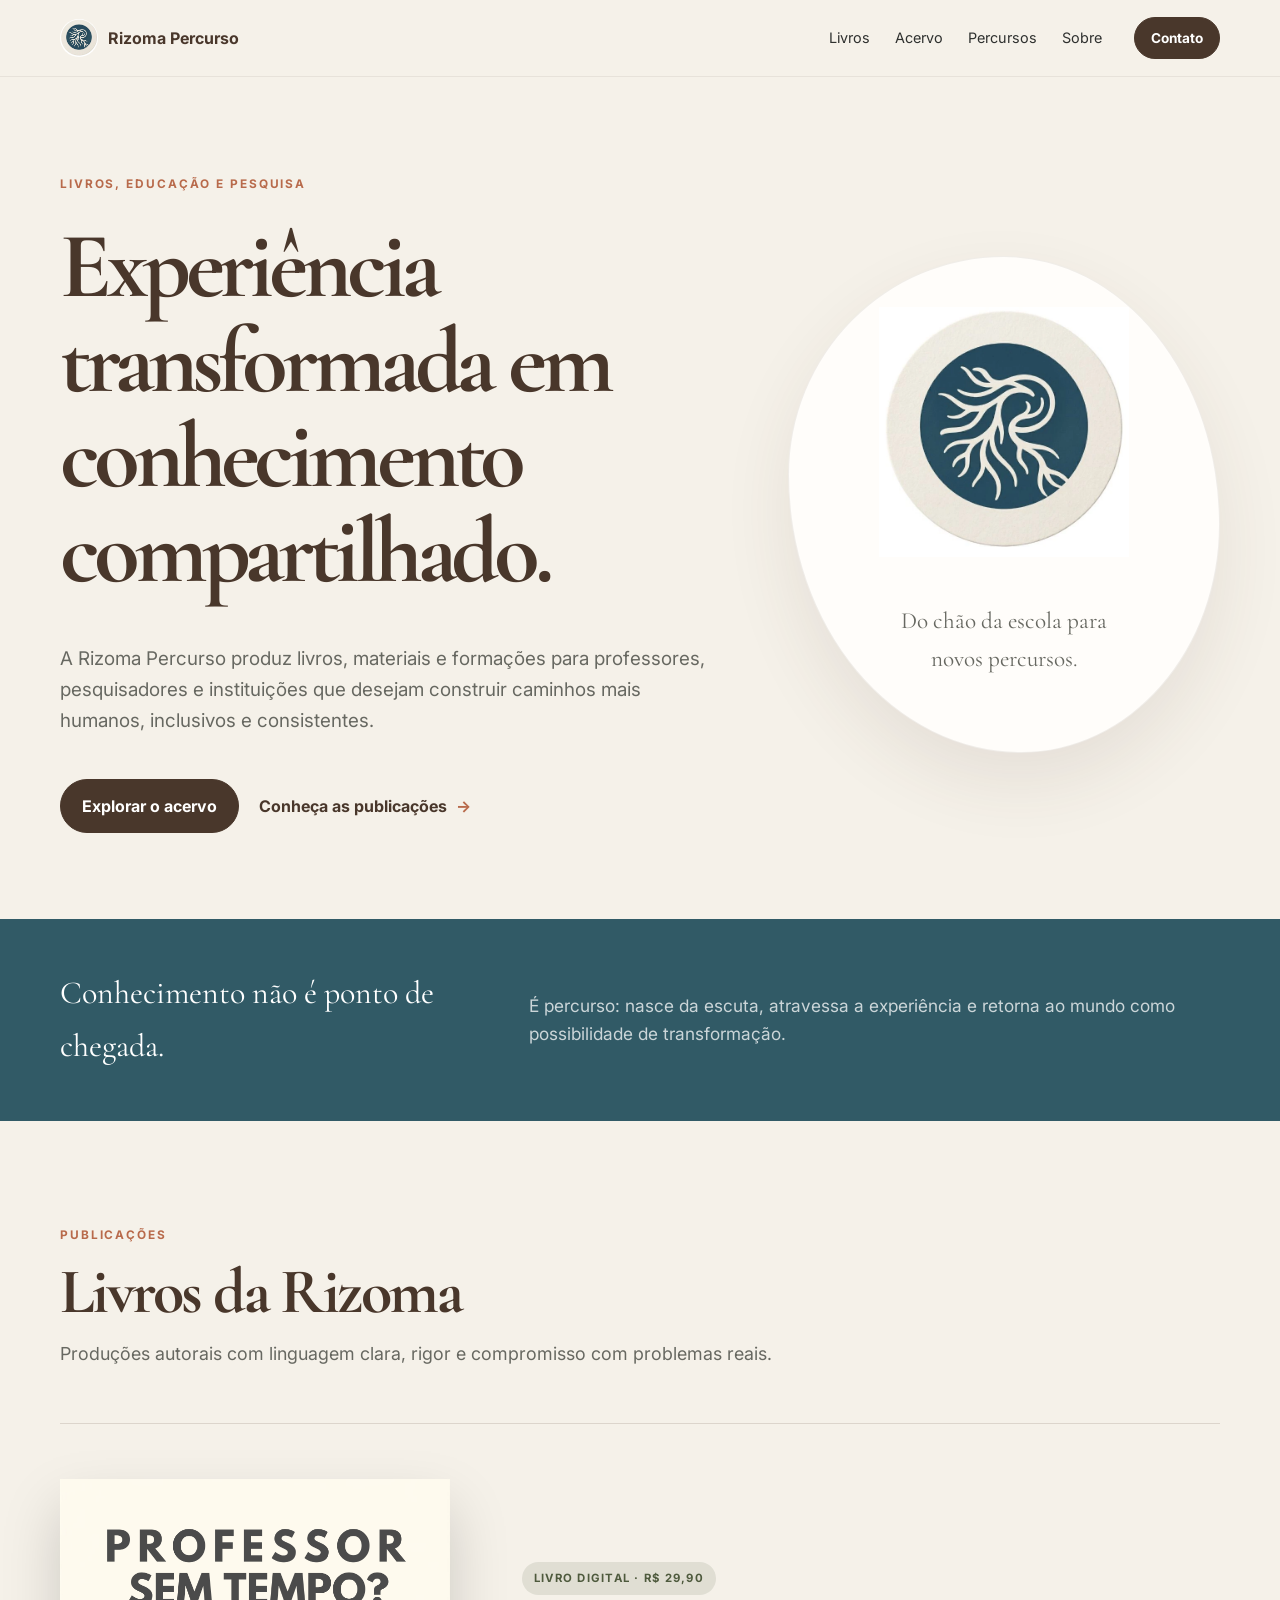
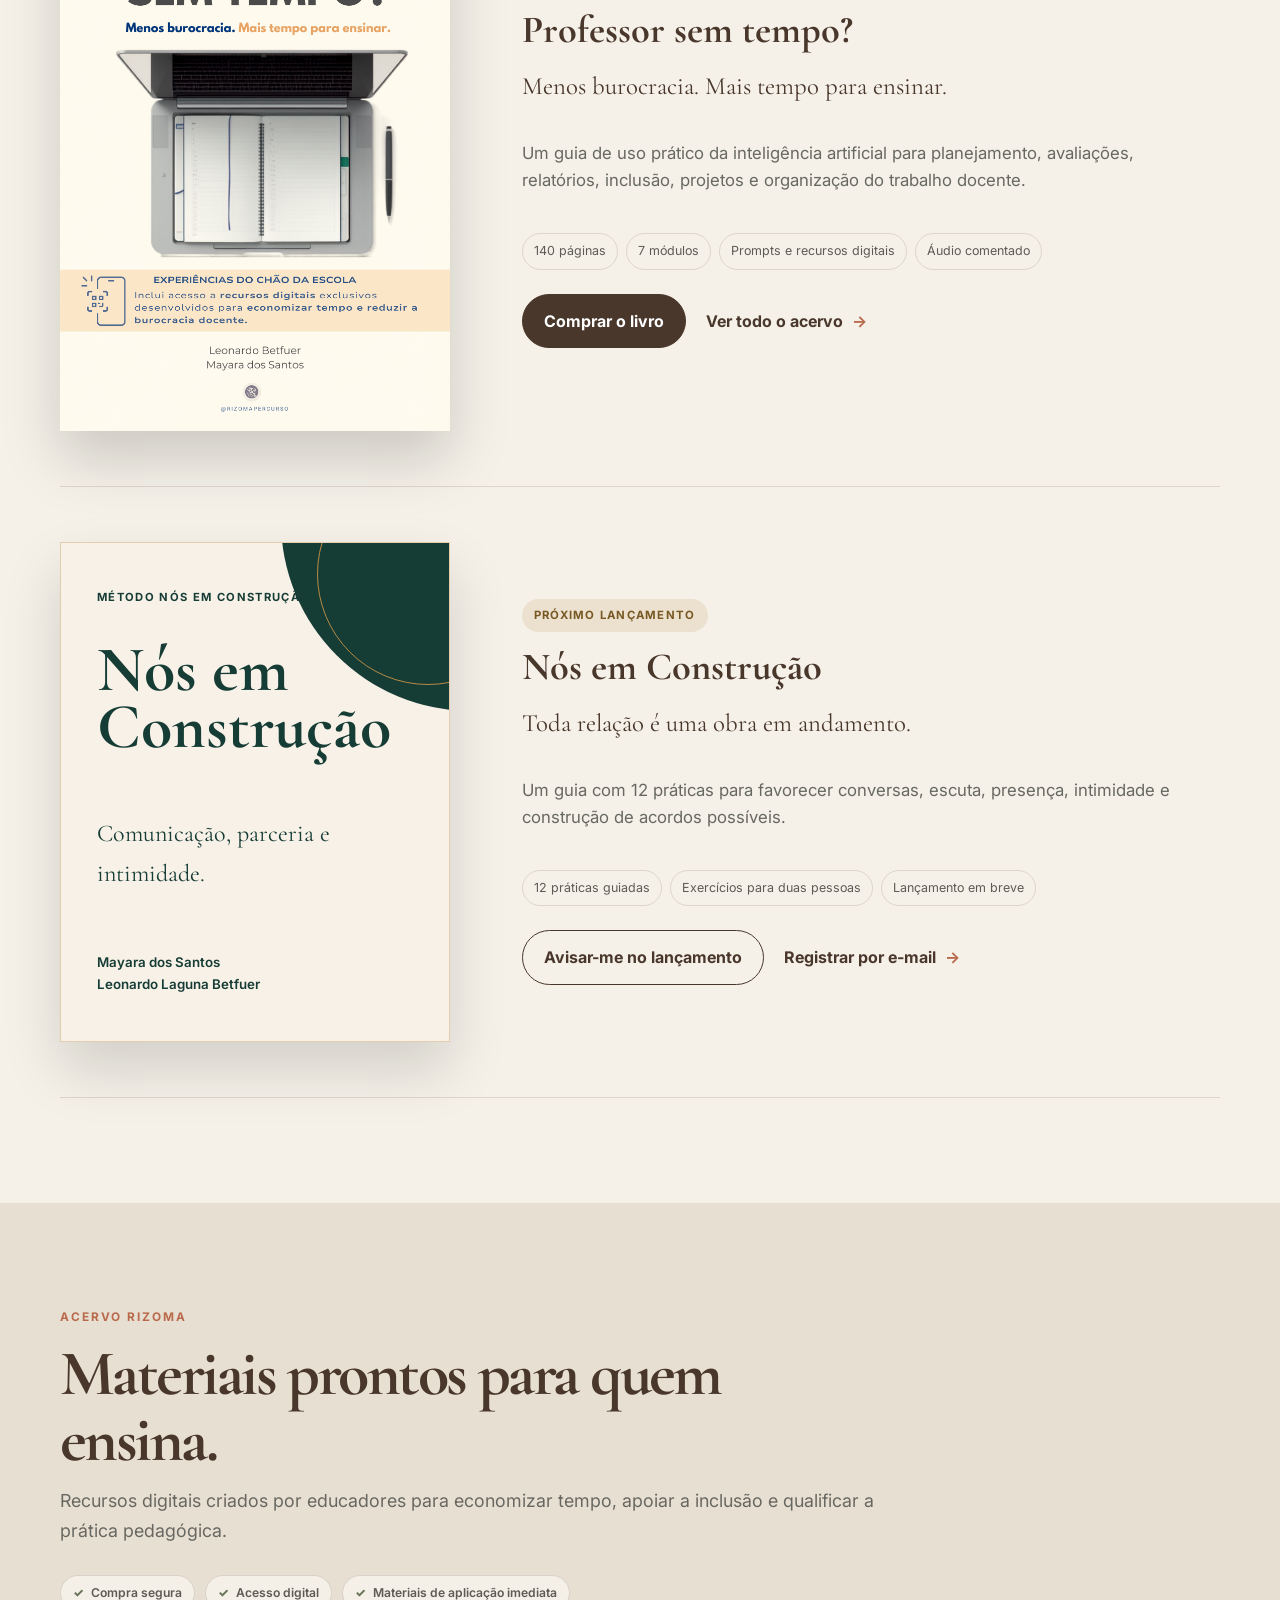
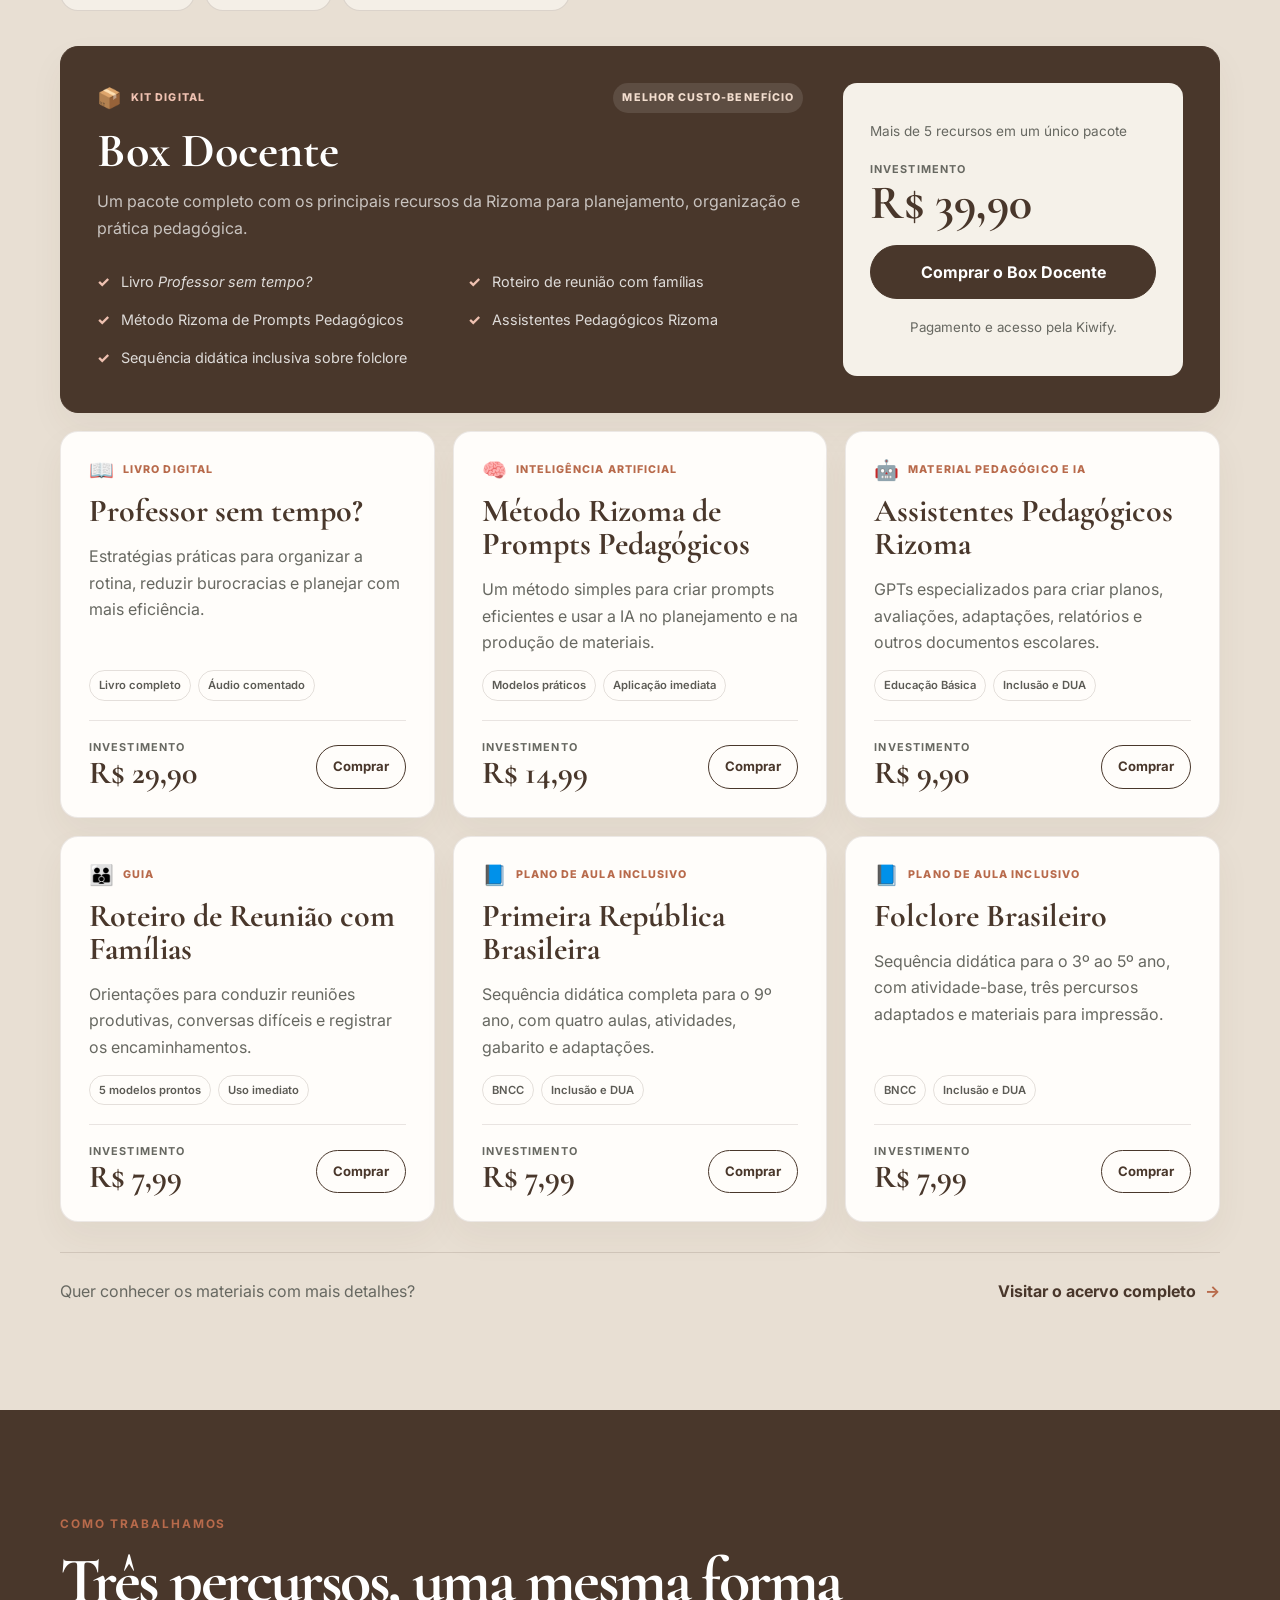
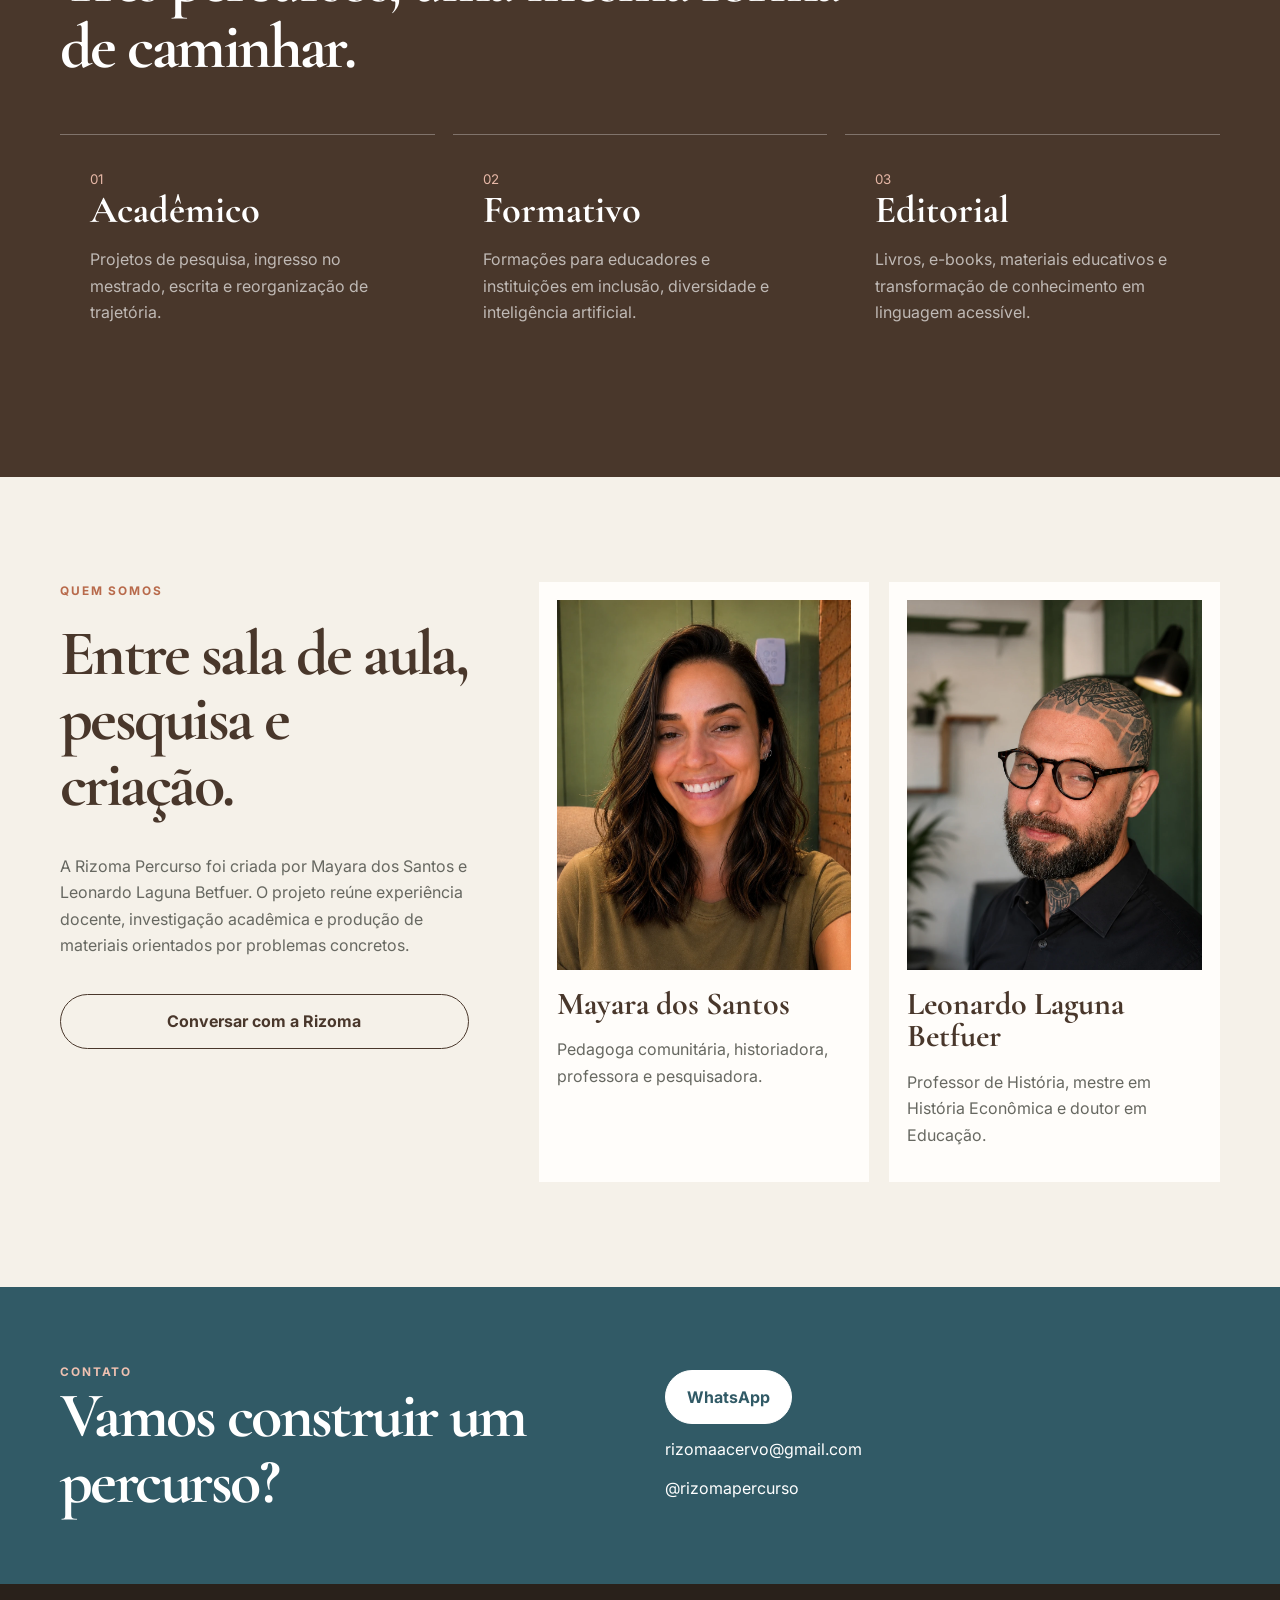
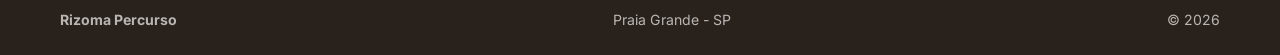
<file: index.html>
<!DOCTYPE html>
<html lang="pt-BR">
<head>
  <meta charset="utf-8">
  <meta name="viewport" content="width=device-width, initial-scale=1">
  <title>Rizoma Percurso | Livros, educação e pesquisa</title>
  <meta name="description" content="Livros, materiais gratuitos, formação docente e percursos acadêmicos produzidos a partir do chão da escola.">
  <meta name="theme-color" content="#315A66">
  <link rel="preconnect" href="https://fonts.googleapis.com">
  <link rel="preconnect" href="https://fonts.gstatic.com" crossorigin>
  <link href="https://fonts.googleapis.com/css2?family=Cormorant+Garamond:wght@500;600;700&family=Inter:wght@400;500;600;700&display=swap" rel="stylesheet">
  <link rel="stylesheet" href="style.css">
</head>
<body>
<header class="header">
  <div class="container nav">
    <a class="brand" href="#inicio">
      <img src="logo-rizoma.webp" alt="Rizoma Percurso">
      <span>Rizoma Percurso</span>
    </a>
    <nav class="links" aria-label="Navegação principal">
      <a href="#livros">Livros</a>
      <a href="#acervo">Acervo</a>
      <a href="#percursos">Percursos</a>
      <a href="#sobre">Sobre</a>
    </nav>
    <a class="button small" href="https://wa.me/5513991052531?text=Ol%C3%A1%21%20Gostaria%20de%20conversar%20com%20a%20Rizoma%20Percurso." target="_blank" rel="noopener">Contato</a>
  </div>
</header>

<main>
<section class="hero" id="inicio">
  <div class="container hero-grid">
    <div class="hero-copy">
      <span class="eyebrow">Livros, educação e pesquisa</span>
      <h1>Experiência transformada em conhecimento compartilhado.</h1>
      <p>A Rizoma Percurso produz livros, materiais e formações para professores, pesquisadores e instituições que desejam construir caminhos mais humanos, inclusivos e consistentes.</p>
      <div class="actions">
        <a class="button" href="#acervo">Explorar o acervo</a>
        <a class="quiet-link" href="#livros">Conheça as publicações <span>→</span></a>
      </div>
    </div>
    <div class="hero-mark">
      <img src="logo-rizoma.webp" alt="">
      <p>Do chão da escola para novos percursos.</p>
    </div>
  </div>
</section>

<section class="statement">
  <div class="container statement-grid">
    <p class="statement-title">Conhecimento não é ponto de chegada.</p>
    <p>É percurso: nasce da escuta, atravessa a experiência e retorna ao mundo como possibilidade de transformação.</p>
  </div>
</section>

<section class="section" id="livros">
  <div class="container">
    <header class="section-title">
      <span class="eyebrow">Publicações</span>
      <h2>Livros da Rizoma</h2>
      <p>Produções autorais com linguagem clara, rigor e compromisso com problemas reais.</p>
    </header>

    <article class="book book-main">
      <div class="real-cover">
        <img src="capa-professor-sem-tempo.png" alt="Capa do livro Professor sem tempo?">
      </div>
      <div class="book-text">
        <span class="pill available">Livro digital · R$ 29,90</span>
        <h3>Professor sem tempo?</h3>
        <p class="subtitle">Menos burocracia. Mais tempo para ensinar.</p>
        <p>Um guia de uso prático da inteligência artificial para planejamento, avaliações, relatórios, inclusão, projetos e organização do trabalho docente.</p>
        <div class="details">
          <span>140 páginas</span>
          <span>7 módulos</span>
          <span>Prompts e recursos digitais</span>
          <span>Áudio comentado</span>
        </div>
        <div class="actions">
          <a class="button" href="https://pay.kiwify.com.br/cuR81zh" target="_blank" rel="noopener">Comprar o livro</a>
          <a class="quiet-link" href="#acervo">Ver todo o acervo <span>→</span></a>
        </div>
      </div>
    </article>

    <article class="book book-next">
      <div class="coming-cover">
        <span>Método Nós em Construção®</span>
        <strong>Nós em<br>Construção</strong>
        <p>Comunicação, parceria e intimidade.</p>
        <small>Mayara dos Santos<br>Leonardo Laguna Betfuer</small>
      </div>
      <div class="book-text">
        <span class="pill soon">Próximo lançamento</span>
        <h3>Nós em Construção</h3>
        <p class="subtitle">Toda relação é uma obra em andamento.</p>
        <p>Um guia com 12 práticas para favorecer conversas, escuta, presença, intimidade e construção de acordos possíveis.</p>
        <div class="details">
          <span>12 práticas guiadas</span>
          <span>Exercícios para duas pessoas</span>
          <span>Lançamento em breve</span>
        </div>
        <div class="actions">
          <a class="button secondary" href="https://wa.me/5513991052531?text=Ol%C3%A1%21%20Gostaria%20de%20receber%20informa%C3%A7%C3%B5es%20sobre%20o%20lan%C3%A7amento%20de%20N%C3%B3s%20em%20Constru%C3%A7%C3%A3o." target="_blank" rel="noopener">Avisar-me no lançamento</a>
          <a class="quiet-link" href="mailto:rizomaacervo@gmail.com?subject=Interesse%20em%20N%C3%B3s%20em%20Constru%C3%A7%C3%A3o&body=Ol%C3%A1%21%20Gostaria%20de%20receber%20informa%C3%A7%C3%B5es%20sobre%20o%20lan%C3%A7amento%20de%20N%C3%B3s%20em%20Constru%C3%A7%C3%A3o.">Registrar por e-mail <span>→</span></a>
        </div>
      </div>
    </article>
  </div>
</section>

<section class="section archive" id="acervo">
  <div class="container">
    <header class="section-title">
      <span class="eyebrow">Acervo Rizoma</span>
      <h2>Materiais prontos para quem ensina.</h2>
      <p>Recursos digitais criados por educadores para economizar tempo, apoiar a inclusão e qualificar a prática pedagógica.</p>
    </header>

    <ul class="archive-note">
      <li>Compra segura</li>
      <li>Acesso digital</li>
      <li>Materiais de aplicação imediata</li>
    </ul>

    <div class="product-grid">
      <article class="product-card product-card-featured">
        <div class="product-copy">
          <div class="product-meta">
            <span class="product-icon" aria-hidden="true">📦</span>
            <span class="product-category">Kit digital</span>
            <span class="product-highlight">Melhor custo-benefício</span>
          </div>
          <h3>Box Docente</h3>
          <p>Um pacote completo com os principais recursos da Rizoma para planejamento, organização e prática pedagógica.</p>
          <ul class="product-benefits">
            <li>Livro <em>Professor sem tempo?</em></li>
            <li>Método Rizoma de Prompts Pedagógicos</li>
            <li>Sequência didática inclusiva sobre folclore</li>
            <li>Roteiro de reunião com famílias</li>
            <li>Assistentes Pedagógicos Rizoma</li>
          </ul>
        </div>
        <div class="featured-offer">
          <span>Mais de 5 recursos em um único pacote</span>
          <div class="product-price">
            <small>Investimento</small>
            <strong>R$ 39,90</strong>
          </div>
          <a class="button" href="https://pay.kiwify.com.br/zk08iHG" target="_blank" rel="noopener" aria-label="Comprar Box Docente por R$ 39,90">Comprar o Box Docente</a>
          <small>Pagamento e acesso pela Kiwify.</small>
        </div>
      </article>

      <article class="product-card">
        <div class="product-meta">
          <span class="product-icon" aria-hidden="true">📖</span>
          <span class="product-category">Livro digital</span>
        </div>
        <h3>Professor sem tempo?</h3>
        <p>Estratégias práticas para organizar a rotina, reduzir burocracias e planejar com mais eficiência.</p>
        <div class="product-tags">
          <span>Livro completo</span>
          <span>Áudio comentado</span>
        </div>
        <div class="product-footer">
          <div class="product-price"><small>Investimento</small><strong>R$ 29,90</strong></div>
          <a class="button secondary" href="https://pay.kiwify.com.br/cuR81zh" target="_blank" rel="noopener" aria-label="Comprar Professor sem tempo? por R$ 29,90">Comprar</a>
        </div>
      </article>

      <article class="product-card">
        <div class="product-meta">
          <span class="product-icon" aria-hidden="true">🧠</span>
          <span class="product-category">Inteligência artificial</span>
        </div>
        <h3>Método Rizoma de Prompts Pedagógicos</h3>
        <p>Um método simples para criar prompts eficientes e usar a IA no planejamento e na produção de materiais.</p>
        <div class="product-tags">
          <span>Modelos práticos</span>
          <span>Aplicação imediata</span>
        </div>
        <div class="product-footer">
          <div class="product-price"><small>Investimento</small><strong>R$ 14,99</strong></div>
          <a class="button secondary" href="https://pay.kiwify.com.br/BEUQ03N" target="_blank" rel="noopener" aria-label="Comprar Método Rizoma de Prompts Pedagógicos por R$ 14,99">Comprar</a>
        </div>
      </article>

      <article class="product-card">
        <div class="product-meta">
          <span class="product-icon" aria-hidden="true">🤖</span>
          <span class="product-category">Material pedagógico e IA</span>
        </div>
        <h3>Assistentes Pedagógicos Rizoma</h3>
        <p>GPTs especializados para criar planos, avaliações, adaptações, relatórios e outros documentos escolares.</p>
        <div class="product-tags">
          <span>Educação Básica</span>
          <span>Inclusão e DUA</span>
        </div>
        <div class="product-footer">
          <div class="product-price"><small>Investimento</small><strong>R$ 9,90</strong></div>
          <a class="button secondary" href="https://pay.kiwify.com.br/YxZ9zbb" target="_blank" rel="noopener" aria-label="Comprar Assistentes Pedagógicos Rizoma por R$ 9,90">Comprar</a>
        </div>
      </article>

      <article class="product-card">
        <div class="product-meta">
          <span class="product-icon" aria-hidden="true">👪</span>
          <span class="product-category">Guia</span>
        </div>
        <h3>Roteiro de Reunião com Famílias</h3>
        <p>Orientações para conduzir reuniões produtivas, conversas difíceis e registrar os encaminhamentos.</p>
        <div class="product-tags">
          <span>5 modelos prontos</span>
          <span>Uso imediato</span>
        </div>
        <div class="product-footer">
          <div class="product-price"><small>Investimento</small><strong>R$ 7,99</strong></div>
          <a class="button secondary" href="https://pay.kiwify.com.br/lvfcEcG" target="_blank" rel="noopener" aria-label="Comprar Roteiro de Reunião com Famílias por R$ 7,99">Comprar</a>
        </div>
      </article>

      <article class="product-card">
        <div class="product-meta">
          <span class="product-icon" aria-hidden="true">📘</span>
          <span class="product-category">Plano de aula inclusivo</span>
        </div>
        <h3>Primeira República Brasileira</h3>
        <p>Sequência didática completa para o 9º ano, com quatro aulas, atividades, gabarito e adaptações.</p>
        <div class="product-tags">
          <span>BNCC</span>
          <span>Inclusão e DUA</span>
        </div>
        <div class="product-footer">
          <div class="product-price"><small>Investimento</small><strong>R$ 7,99</strong></div>
          <a class="button secondary" href="https://pay.kiwify.com.br/VNhhAqE" target="_blank" rel="noopener" aria-label="Comprar Sequência Didática Inclusiva sobre a Primeira República por R$ 7,99">Comprar</a>
        </div>
      </article>

      <article class="product-card">
        <div class="product-meta">
          <span class="product-icon" aria-hidden="true">📘</span>
          <span class="product-category">Plano de aula inclusivo</span>
        </div>
        <h3>Folclore Brasileiro</h3>
        <p>Sequência didática para o 3º ao 5º ano, com atividade-base, três percursos adaptados e materiais para impressão.</p>
        <div class="product-tags">
          <span>BNCC</span>
          <span>Inclusão e DUA</span>
        </div>
        <div class="product-footer">
          <div class="product-price"><small>Investimento</small><strong>R$ 7,99</strong></div>
          <a class="button secondary" href="https://pay.kiwify.com.br/0646kUa" target="_blank" rel="noopener" aria-label="Comprar Sequência Didática Inclusiva sobre Folclore Brasileiro por R$ 7,99">Comprar</a>
        </div>
      </article>
    </div>

    <div class="archive-more">
      <p>Quer conhecer os materiais com mais detalhes?</p>
      <a class="quiet-link" href="https://nice-voice-f23.notion.site/Acervo-Rizoma-6b0f79b837fd41d3b1fa744398da7276" target="_blank" rel="noopener">Visitar o acervo completo <span>→</span></a>
    </div>
  </div>
</section>

<section class="section paths" id="percursos">
  <div class="container">
    <header class="section-title light">
      <span class="eyebrow">Como trabalhamos</span>
      <h2>Três percursos, uma mesma forma de caminhar.</h2>
    </header>
    <div class="path-grid">
      <article><small>01</small><h3>Acadêmico</h3><p>Projetos de pesquisa, ingresso no mestrado, escrita e reorganização de trajetória.</p></article>
      <article><small>02</small><h3>Formativo</h3><p>Formações para educadores e instituições em inclusão, diversidade e inteligência artificial.</p></article>
      <article><small>03</small><h3>Editorial</h3><p>Livros, e-books, materiais educativos e transformação de conhecimento em linguagem acessível.</p></article>
    </div>
  </div>
</section>

<section class="section about" id="sobre">
  <div class="container about-grid">
    <div class="about-copy">
      <span class="eyebrow">Quem somos</span>
      <h2>Entre sala de aula, pesquisa e criação.</h2>
      <p>A Rizoma Percurso foi criada por Mayara dos Santos e Leonardo Laguna Betfuer. O projeto reúne experiência docente, investigação acadêmica e produção de materiais orientados por problemas concretos.</p>
      <a class="button secondary" href="https://wa.me/5513991052531?text=Ol%C3%A1%21%20Gostaria%20de%20conhecer%20melhor%20o%20trabalho%20da%20Rizoma%20Percurso." target="_blank" rel="noopener">Conversar com a Rizoma</a>
    </div>
    <div class="people">
      <article>
        <img src="mayara.webp" alt="Mayara dos Santos">
        <h3>Mayara dos Santos</h3>
        <p>Pedagoga comunitária, historiadora, professora e pesquisadora.</p>
      </article>
      <article>
        <img src="leonardo.webp" alt="Leonardo Laguna Betfuer">
        <h3>Leonardo Laguna Betfuer</h3>
        <p>Professor de História, mestre em História Econômica e doutor em Educação.</p>
      </article>
    </div>
  </div>
</section>

<section class="closing">
  <div class="container closing-grid">
    <div><span class="eyebrow light-eye">Contato</span><h2>Vamos construir um percurso?</h2></div>
    <div class="closing-actions">
      <a class="button light-button" href="https://wa.me/5513991052531?text=Ol%C3%A1%21%20Gostaria%20de%20conversar%20com%20a%20Rizoma%20Percurso." target="_blank" rel="noopener">WhatsApp</a>
      <a href="mailto:rizomaacervo@gmail.com">rizomaacervo@gmail.com</a>
      <a href="https://instagram.com/rizomapercurso" target="_blank" rel="noopener">@rizomapercurso</a>
    </div>
  </div>
</section>
</main>

<footer>
  <div class="container footer-grid">
    <strong>Rizoma Percurso</strong>
    <span>Praia Grande - SP</span>
    <span>© <span id="year"></span></span>
  </div>
</footer>
<script>document.getElementById("year").textContent = new Date().getFullYear();</script>
</body>
</html>
</file>
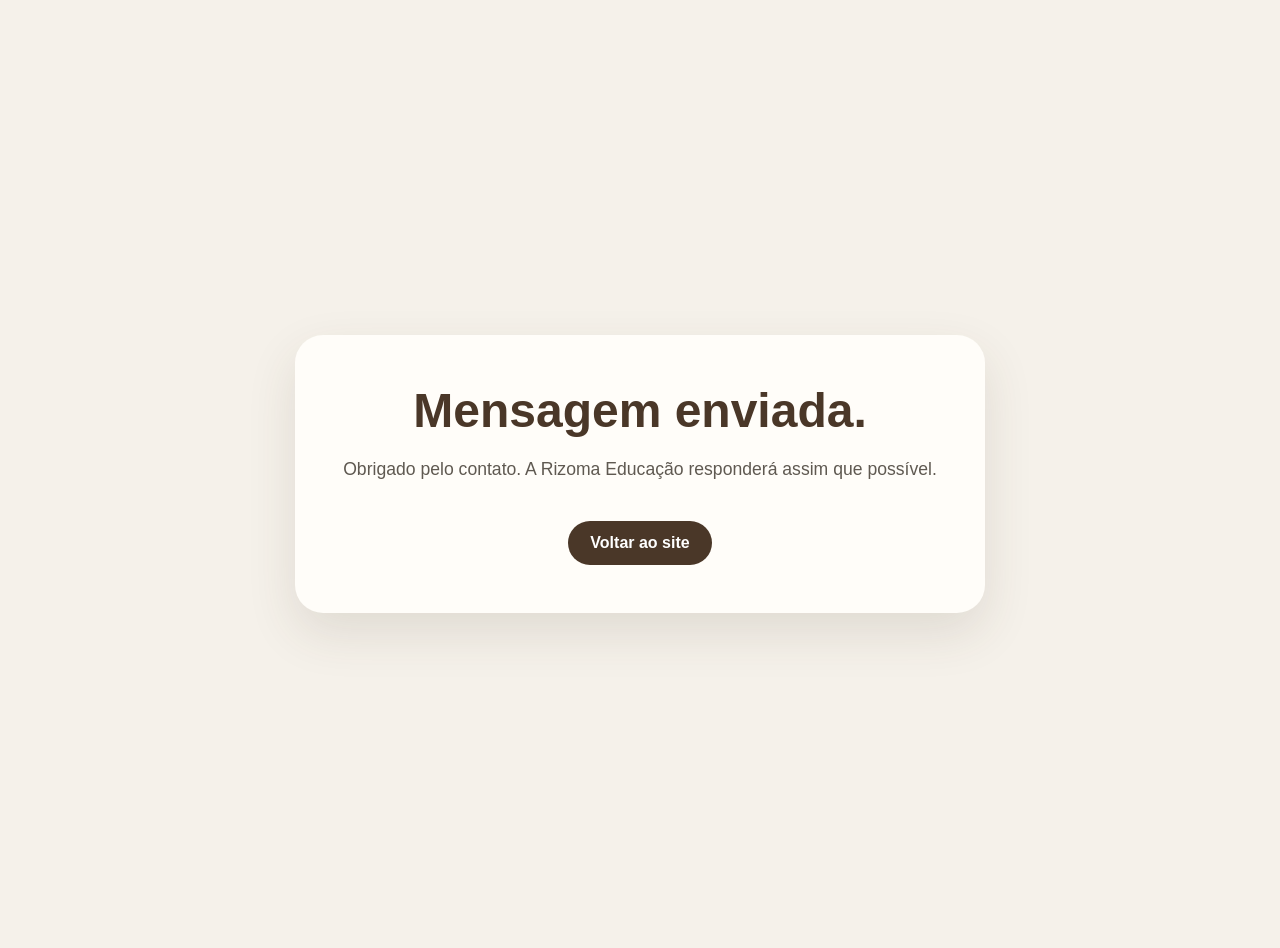
<file: obrigado.html>
<!doctype html>
<html lang="pt-BR">
<head>
  <meta charset="utf-8">
  <meta name="viewport" content="width=device-width, initial-scale=1">
  <title>Mensagem enviada | Rizoma Educação</title>
  <style>
    body{margin:0;min-height:100vh;display:grid;place-items:center;background:#F5F1EA;color:#4A3728;font-family:Arial,sans-serif;padding:24px}
    main{max-width:650px;text-align:center;background:#FFFDF9;padding:48px;border-radius:28px;box-shadow:0 20px 50px rgba(74,55,40,.12)}
    h1{font-size:3rem;margin:0 0 16px}
    p{font-size:1.1rem;line-height:1.6;color:#5f5951}
    a{display:inline-block;margin-top:20px;padding:13px 22px;border-radius:999px;background:#4A3728;color:white;text-decoration:none;font-weight:700}
  </style>
</head>
<body>
  <main>
    <h1>Mensagem enviada.</h1>
    <p>Obrigado pelo contato. A Rizoma Educação responderá assim que possível.</p>
    <a href="index.html">Voltar ao site</a>
  </main>
</body>
</html>
</file>
<file: style.css>
:root{--paper:#f5f1e9;--white:#fffdfa;--ink:#2f312f;--muted:#676861;--coffee:#49372b;--petrol:#315a66;--terracotta:#b86a4b;--olive:#697358;--sand:#e8dfd3;--green:#163d35;--gold:#b78a43;--max:1160px}
*{box-sizing:border-box}html{scroll-behavior:smooth;scroll-padding-top:90px}body{margin:0;background:var(--paper);color:var(--ink);font-family:"Inter",sans-serif;line-height:1.65}img{max-width:100%;display:block}a{color:inherit;text-decoration:none}a:focus-visible{outline:3px solid var(--terracotta);outline-offset:4px}.container{width:min(calc(100% - 36px),var(--max));margin:auto}
.header{position:sticky;top:0;z-index:10;background:rgba(245,241,233,.94);backdrop-filter:blur(14px);border-bottom:1px solid rgba(73,55,43,.08)}.nav{height:76px;display:flex;align-items:center;gap:32px}.brand{display:flex;align-items:center;gap:10px;font-weight:700;color:var(--coffee);margin-right:auto}.brand img{width:38px;height:38px;border-radius:50%}.links{display:flex;gap:25px;font-size:.9rem}.links a:hover{color:var(--terracotta)}
.button{display:inline-flex;align-items:center;justify-content:center;border:1px solid var(--coffee);background:var(--coffee);color:white;border-radius:999px;padding:13px 21px;font-weight:700;transition:.2s}.button:hover{transform:translateY(-2px)}.button.small{padding:9px 16px;font-size:.85rem}.button.secondary{background:transparent;color:var(--coffee)}.quiet-link{font-weight:700;color:var(--coffee)}.quiet-link span{color:var(--terracotta);margin-left:5px}.actions{display:flex;align-items:center;gap:20px;flex-wrap:wrap}
.eyebrow{color:var(--terracotta);font-size:.74rem;font-weight:700;text-transform:uppercase;letter-spacing:.16em}h1,h2,h3{font-family:"Cormorant Garamond",serif;color:var(--coffee);line-height:1.02;margin:0}h1{font-size:clamp(3.5rem,7.3vw,7rem);letter-spacing:-.055em}h2{font-size:clamp(2.6rem,5vw,4.7rem);letter-spacing:-.04em}h3{font-size:clamp(1.8rem,3vw,2.7rem)}
.hero{padding:98px 0 86px}.hero-grid{display:grid;grid-template-columns:1.2fr .8fr;gap:80px;align-items:center}.hero-copy{display:grid;gap:24px}.hero-copy>p{font-size:1.18rem;color:var(--muted);max-width:720px}.hero-mark{min-height:450px;background:var(--white);border:1px solid rgba(73,55,43,.08);display:grid;place-items:center;align-content:center;gap:22px;padding:50px;border-radius:50% 50% 46% 54% / 44% 54% 46% 56%;box-shadow:0 30px 70px rgba(73,55,43,.09)}.hero-mark img{width:250px}.hero-mark p{max-width:250px;text-align:center;color:var(--muted);font-family:"Cormorant Garamond",serif;font-size:1.45rem}
.statement{background:var(--petrol);color:white;padding:48px 0}.statement-grid{display:grid;grid-template-columns:.75fr 1.25fr;gap:55px;align-items:center}.statement p{margin:0}.statement-title{font-family:"Cormorant Garamond",serif;font-size:2rem}.statement-grid p:last-child{color:rgba(255,255,255,.75);font-size:1.08rem}
.section{padding:105px 0}.section-title{max-width:820px;display:grid;gap:14px;margin-bottom:55px}.section-title>p{font-size:1.12rem;color:var(--muted);margin:0}
.book{display:grid;grid-template-columns:390px 1fr;gap:72px;align-items:center;padding:55px 0;border-top:1px solid rgba(73,55,43,.15)}.book:last-child{border-bottom:1px solid rgba(73,55,43,.15)}.real-cover img{width:100%;box-shadow:0 28px 55px rgba(0,0,0,.17)}.book-text{display:grid;gap:16px}.book-text>p{max-width:650px;color:var(--muted);font-size:1.05rem}.book-text .subtitle{font-family:"Cormorant Garamond",serif;color:var(--coffee);font-size:1.55rem;margin:0}.pill{width:max-content;border-radius:999px;padding:7px 12px;font-size:.71rem;font-weight:700;text-transform:uppercase;letter-spacing:.11em}.pill.available{background:rgba(105,115,88,.15);color:#4e5a3d}.pill.soon{background:rgba(183,138,67,.16);color:#785923}.details{display:flex;flex-wrap:wrap;gap:8px;margin:5px 0 8px}.details span{border:1px solid rgba(73,55,43,.15);border-radius:999px;padding:7px 11px;font-size:.78rem;color:#5c5b55}
.coming-cover{min-height:500px;background:#f8f1e8;color:var(--green);padding:45px 36px;display:flex;flex-direction:column;justify-content:space-between;border:1px solid rgba(183,138,67,.35);box-shadow:0 28px 55px rgba(0,0,0,.14);position:relative;overflow:hidden}.coming-cover:before{content:"";position:absolute;width:190px;height:190px;background:var(--green);right:-22px;top:-22px;border-radius:0 0 0 100%}.coming-cover:after{content:"";position:absolute;width:220px;height:220px;border:1px solid var(--gold);right:-90px;top:-80px;border-radius:50%}.coming-cover>*{position:relative;z-index:1}.coming-cover span{text-transform:uppercase;letter-spacing:.12em;font-size:.7rem;font-weight:700}.coming-cover strong{font-family:"Cormorant Garamond",serif;font-size:4rem;line-height:.9}.coming-cover p{font-family:"Cormorant Garamond",serif;font-size:1.5rem}.coming-cover small{font-weight:600}
.archive{background:var(--sand)}.archive .section-title{margin-bottom:30px}.archive-note{display:flex;flex-wrap:wrap;gap:10px;margin:0 0 35px;padding:0;list-style:none}.archive-note li,.product-tags span{border:1px solid rgba(73,55,43,.15);background:rgba(255,253,250,.52);border-radius:999px;padding:7px 12px;color:#5c5b55;font-size:.76rem;font-weight:600}.archive-note li:before{content:"✓";color:var(--olive);font-weight:800;margin-right:7px}
.product-grid{display:grid;grid-template-columns:repeat(3,1fr);gap:18px}.product-card{min-width:0;background:var(--white);border:1px solid rgba(73,55,43,.1);border-radius:18px;padding:28px;display:flex;flex-direction:column;gap:15px;box-shadow:0 15px 35px rgba(73,55,43,.05);transition:transform .2s,box-shadow .2s}.product-card:hover{transform:translateY(-4px);box-shadow:0 20px 45px rgba(73,55,43,.1)}.product-card h3{font-size:2rem;line-height:1.03}.product-card>p,.product-copy>p{color:var(--muted);margin:0}.product-meta{display:flex;align-items:center;gap:9px;flex-wrap:wrap}.product-icon{font-size:1.25rem;line-height:1}.product-category,.product-highlight{font-size:.67rem;font-weight:800;letter-spacing:.1em;text-transform:uppercase}.product-category{color:var(--terracotta)}.product-highlight{margin-left:auto;background:rgba(183,138,67,.17);color:#785923;border-radius:999px;padding:6px 9px}.product-tags{display:flex;flex-wrap:wrap;gap:7px;margin-top:auto}.product-tags span{padding:5px 9px;font-size:.7rem;background:transparent}.product-footer{margin-top:4px;padding-top:18px;border-top:1px solid rgba(73,55,43,.12);display:flex;align-items:end;justify-content:space-between;gap:16px}.product-price{display:grid;gap:0}.product-price small{font-size:.68rem;color:var(--muted);text-transform:uppercase;letter-spacing:.1em;font-weight:700}.product-price strong{font-family:"Cormorant Garamond",serif;color:var(--coffee);font-size:2rem;line-height:1}.product-footer .button{padding:10px 16px;font-size:.82rem}
.product-card-featured{grid-column:1/-1;display:grid;grid-template-columns:1.35fr .65fr;gap:40px;padding:36px;background:var(--coffee);color:white;border-color:var(--coffee)}.product-card-featured:hover{box-shadow:0 22px 48px rgba(73,55,43,.2)}.product-card-featured h3{color:white;font-size:3rem;margin-top:14px}.product-card-featured .product-copy>p{color:rgba(255,255,255,.7);max-width:710px;margin-top:12px}.product-card-featured .product-category{color:#efc1b1}.product-card-featured .product-highlight{background:rgba(255,255,255,.11);color:#f3decf}.product-benefits{columns:2;column-gap:35px;padding:0;margin:22px 0 0;list-style:none}.product-benefits li{break-inside:avoid;position:relative;padding:7px 0 7px 24px;color:rgba(255,255,255,.82);font-size:.9rem}.product-benefits li:before{content:"✓";position:absolute;left:0;color:#efc1b1;font-weight:800}.featured-offer{background:var(--paper);color:var(--ink);border-radius:14px;padding:27px;display:flex;flex-direction:column;justify-content:center;align-items:stretch;gap:18px}.featured-offer>span{color:var(--muted);font-size:.85rem}.featured-offer .product-price strong{font-size:3rem}.featured-offer>.button{width:100%}.featured-offer>small{color:var(--muted);text-align:center}.archive-more{margin-top:30px;padding-top:25px;border-top:1px solid rgba(73,55,43,.15);display:flex;align-items:center;justify-content:space-between;gap:20px}.archive-more p{margin:0;color:var(--muted)}
.paths{background:var(--coffee);color:white}.light h2,.paths h3{color:white}.path-grid{display:grid;grid-template-columns:repeat(3,1fr);gap:18px}.path-grid article{padding:30px;border-top:1px solid rgba(255,255,255,.3)}.path-grid small{color:#e6b7a6}.path-grid p{color:rgba(255,255,255,.65)}
.about-grid{display:grid;grid-template-columns:.75fr 1.25fr;gap:70px}.about-copy{display:grid;gap:20px;align-content:start}.about-copy p{color:var(--muted)}.people{display:grid;grid-template-columns:1fr 1fr;gap:20px}.people article{background:var(--white);padding:18px}.people img{width:100%;height:370px;object-fit:cover;object-position:center 25%;margin-bottom:18px}.people h3{font-size:2rem}.people p{color:var(--muted)}
.closing{background:var(--petrol);padding:70px 0;color:white}.closing-grid{display:grid;grid-template-columns:1fr 1fr;align-items:center;gap:50px}.closing h2{color:white}.light-eye{color:#efc1b1}.closing-actions{display:grid;justify-items:start;gap:12px}.light-button{background:white;border-color:white;color:var(--petrol)}
footer{background:#29211b;color:rgba(255,255,255,.67);padding:24px 0}.footer-grid{display:flex;gap:25px;justify-content:space-between;flex-wrap:wrap;font-size:.88rem}
@media(max-width:900px){.links{display:none}.hero-grid,.statement-grid,.about-grid,.closing-grid{grid-template-columns:1fr}.hero-mark{min-height:370px}.book{grid-template-columns:300px 1fr;gap:40px}.product-grid{grid-template-columns:repeat(2,1fr)}.product-card-featured{grid-template-columns:1fr}.product-benefits{columns:2}.path-grid{grid-template-columns:1fr}.statement-grid{gap:14px}.about-grid{gap:45px}}
@media(max-width:680px){.container{width:min(calc(100% - 24px),var(--max))}.header .button.small{display:none}.hero{padding:68px 0}.hero-mark{min-height:300px}.hero-mark img{width:190px}.section{padding:75px 0}.book{grid-template-columns:1fr;padding:40px 0}.real-cover,.coming-cover{width:min(100%,360px);margin:auto}.coming-cover{min-height:480px}.actions .button{width:100%}.product-grid{grid-template-columns:1fr}.product-card,.product-card-featured{padding:23px}.product-benefits{columns:1}.product-highlight{margin-left:0}.product-footer{align-items:center}.product-footer .button{width:auto}.archive-more{align-items:flex-start;flex-direction:column}.people{grid-template-columns:1fr}.people img{height:420px}.closing{padding:55px 0}}
</file>
